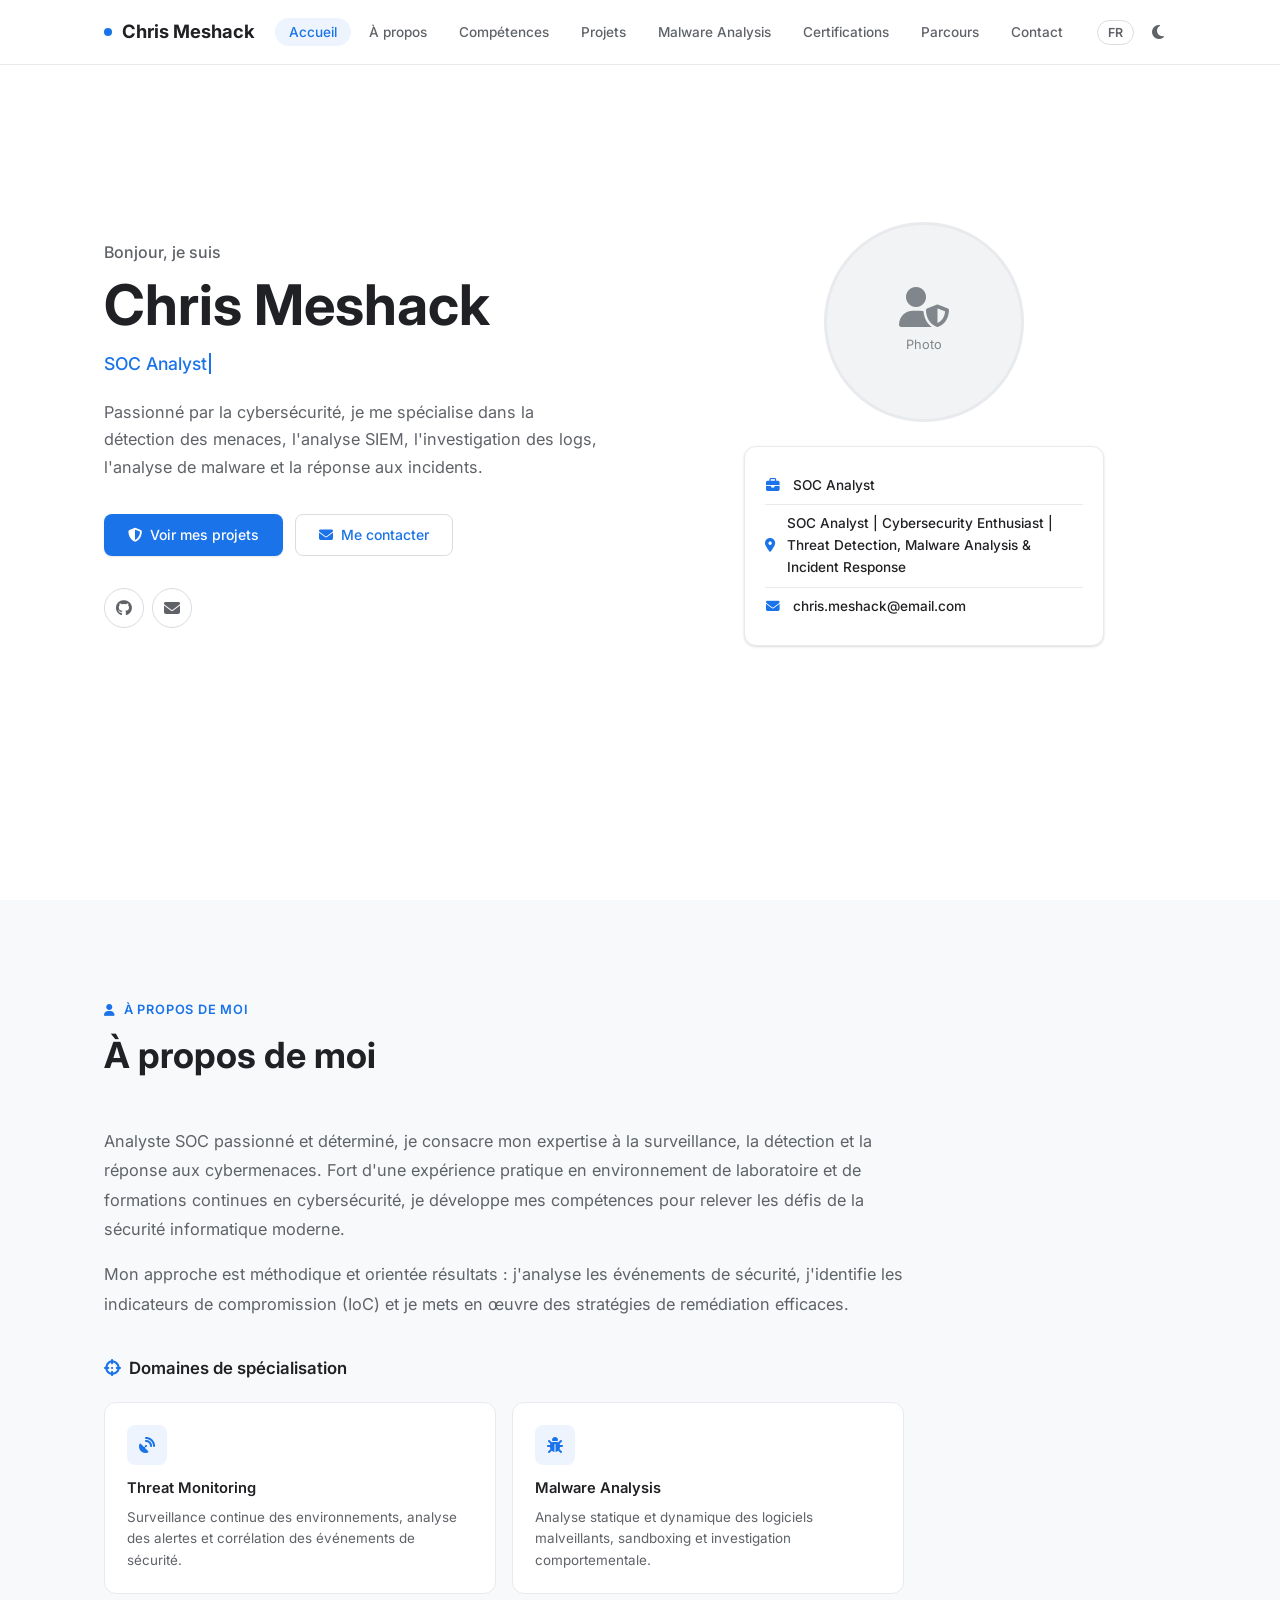
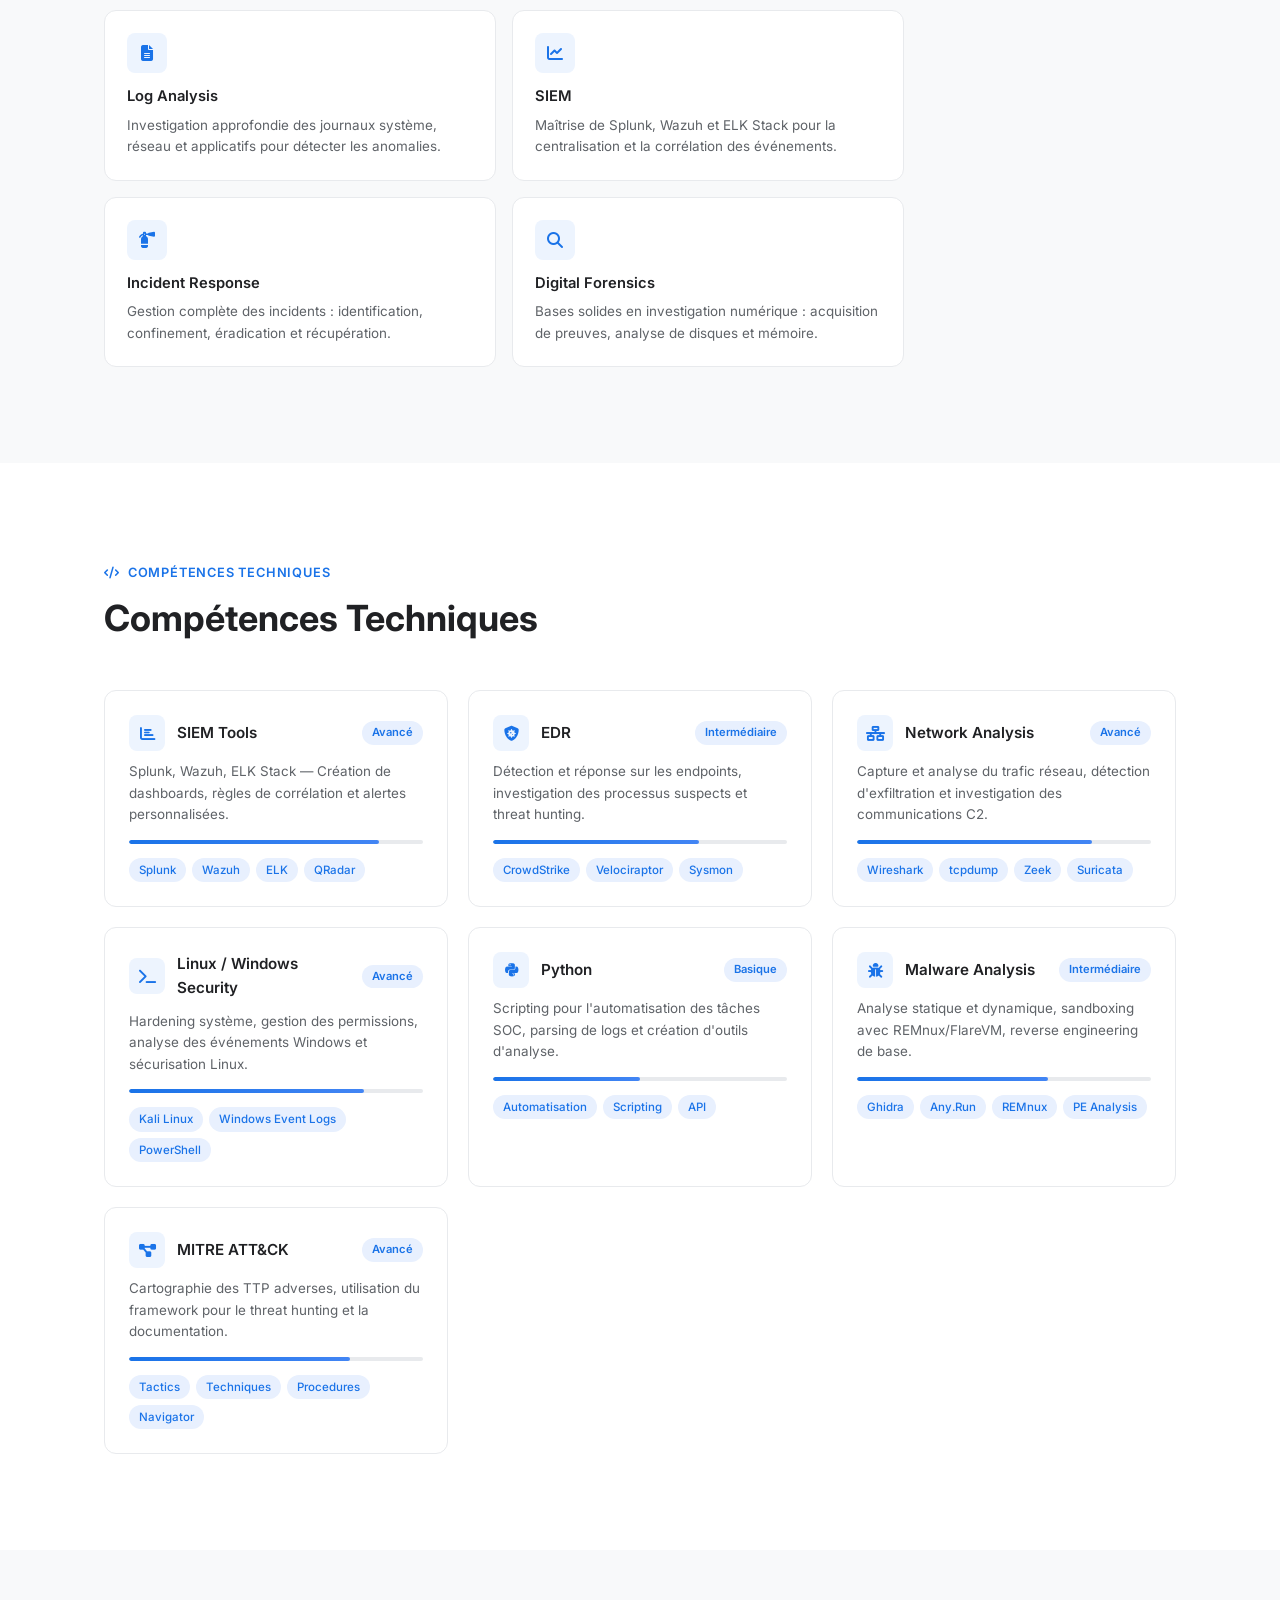
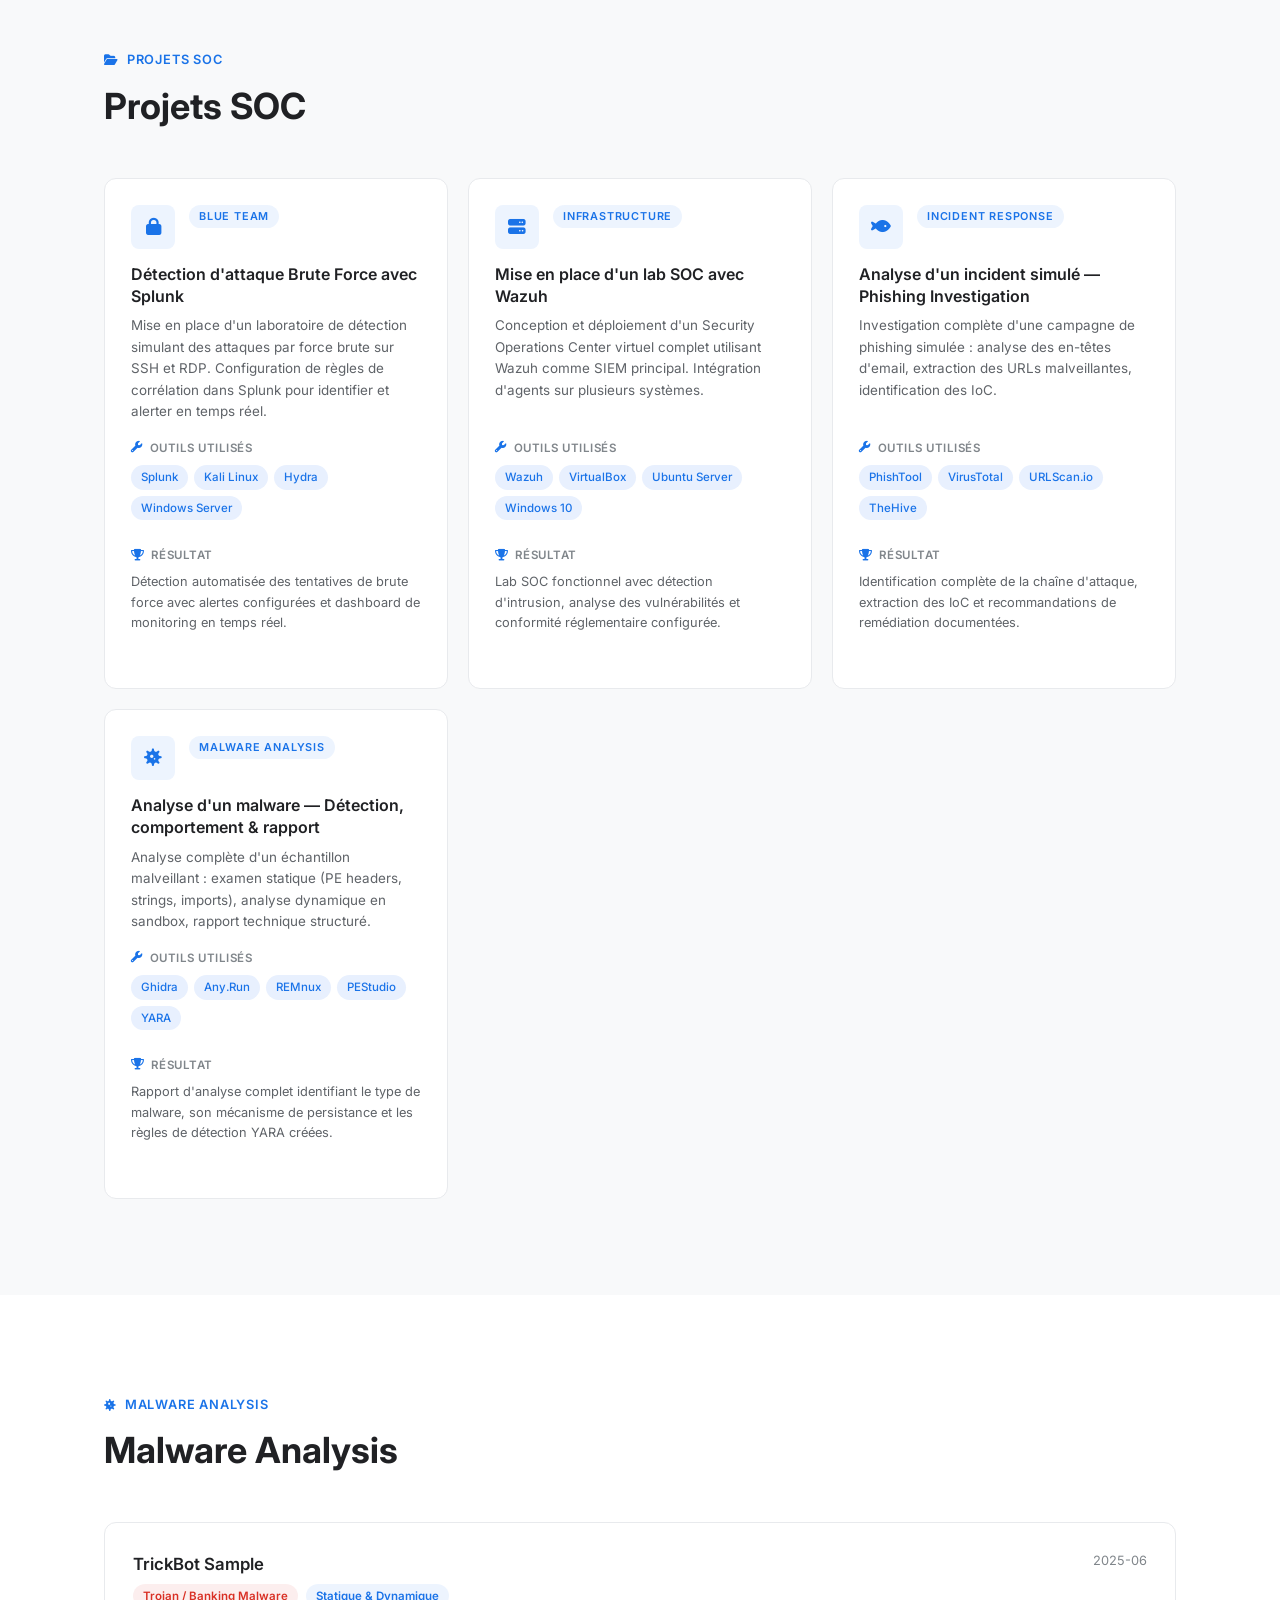
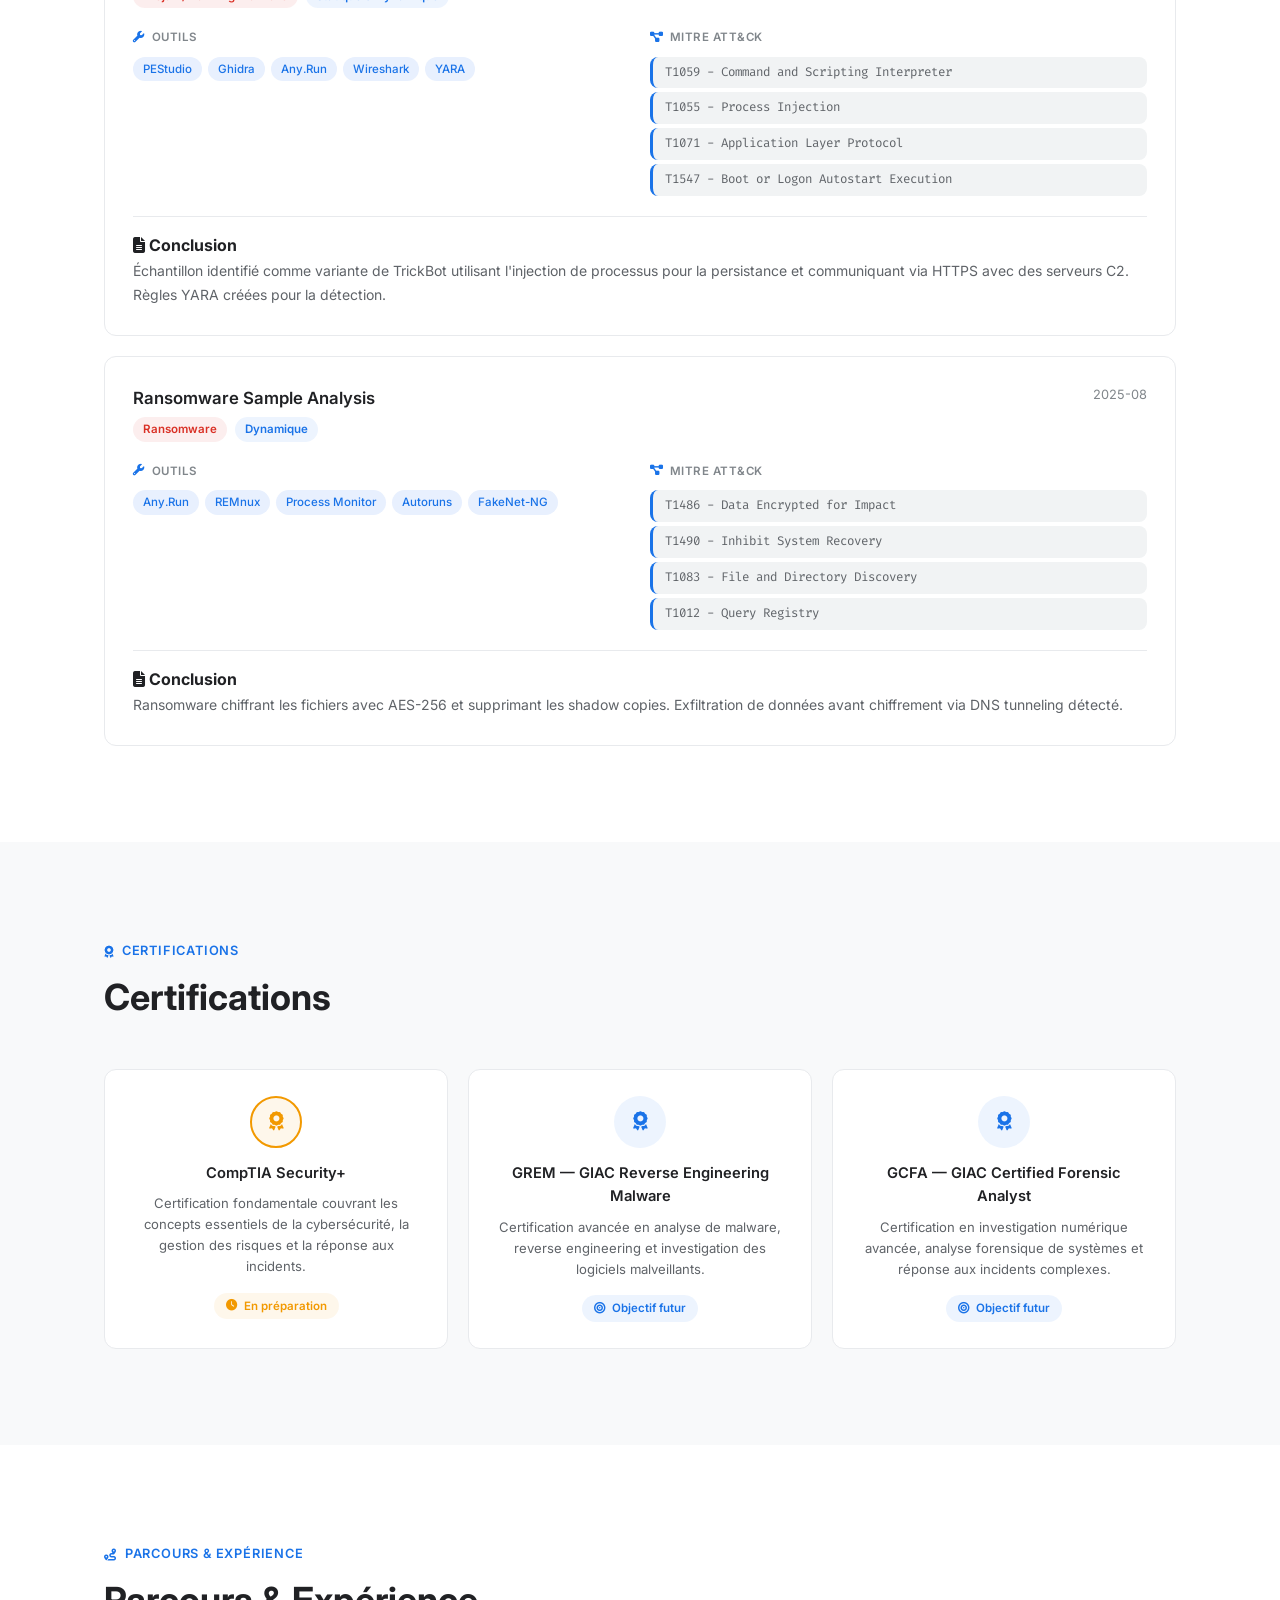
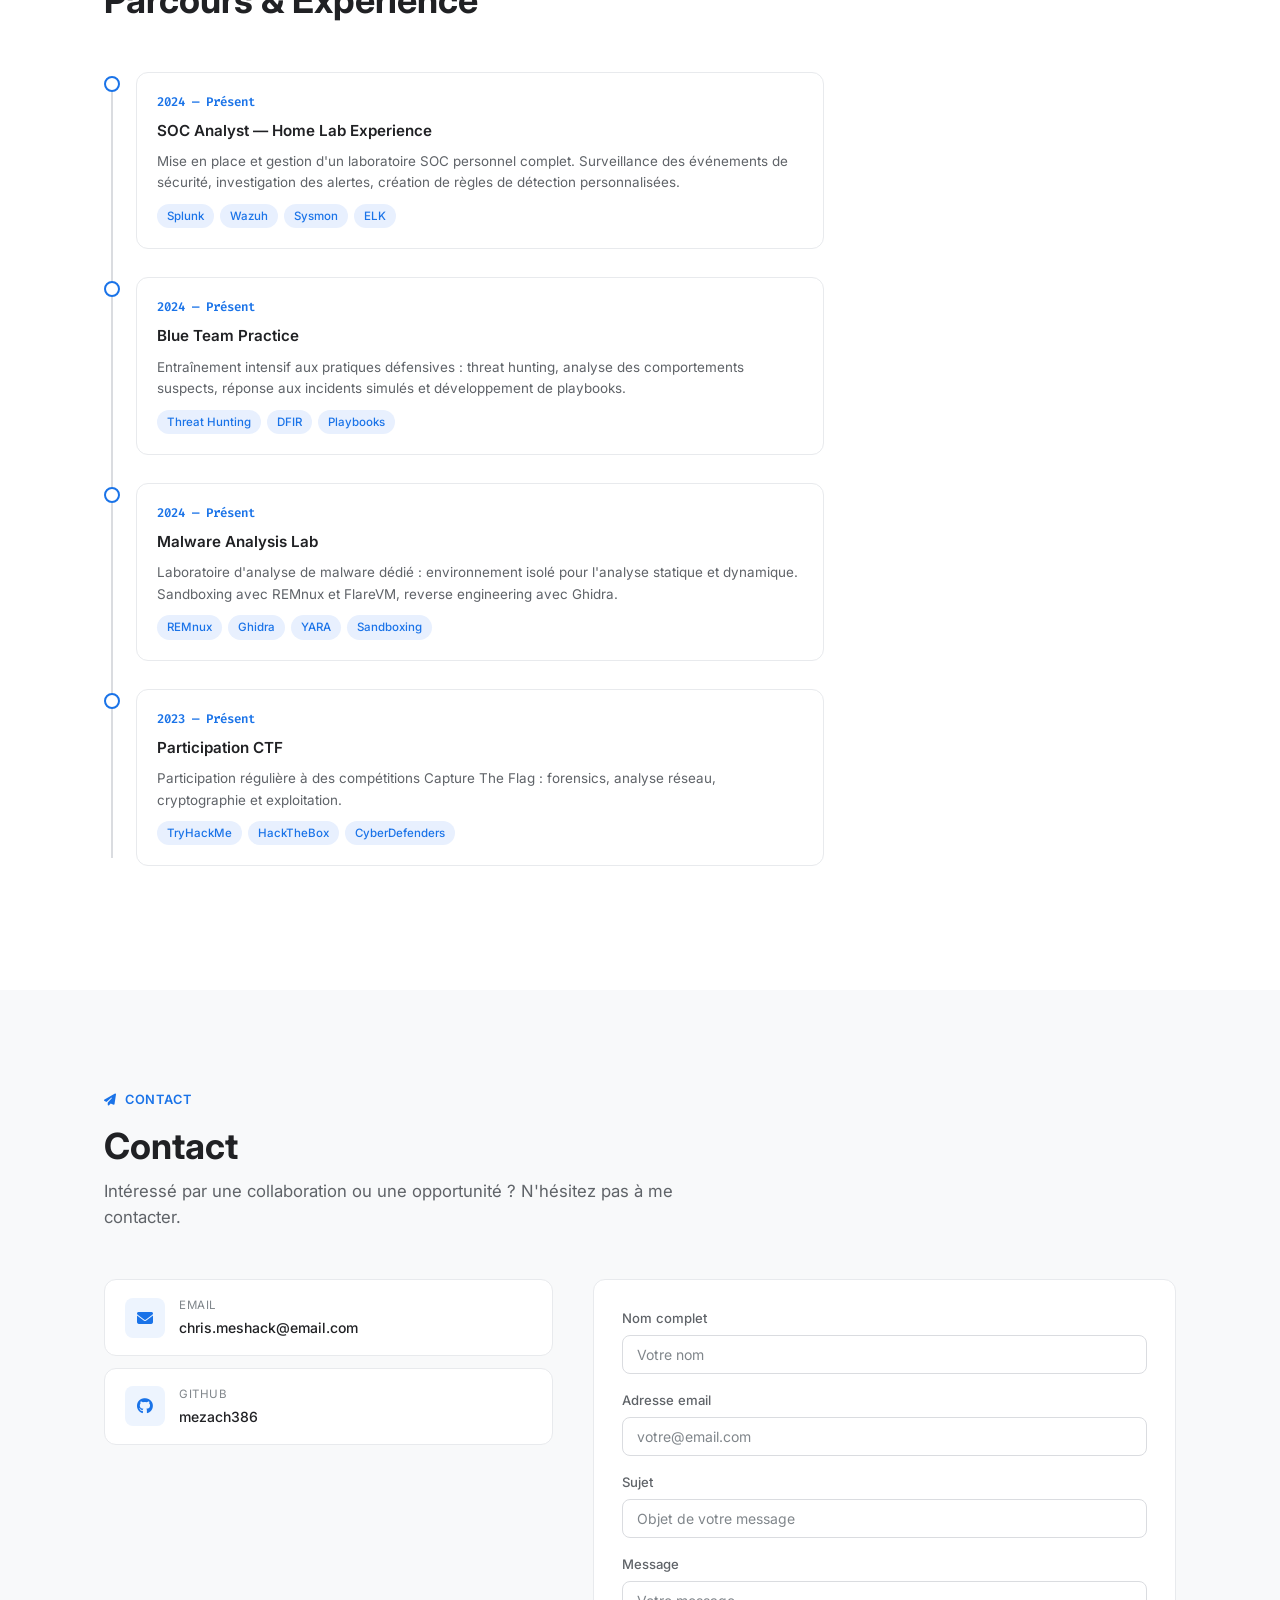
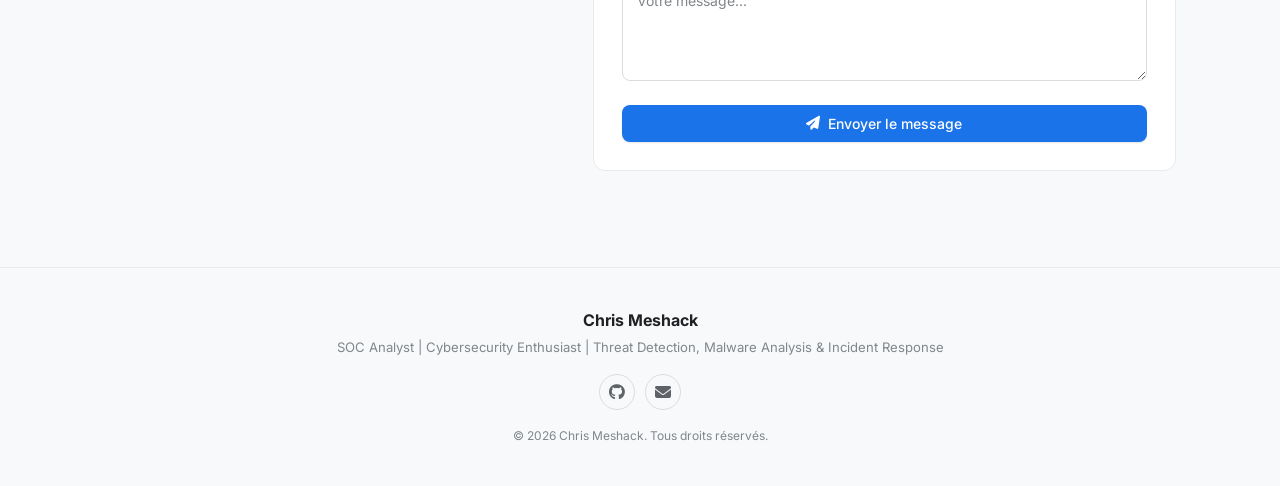
<file: index.html>
<!DOCTYPE html>
<html lang="fr" data-theme="light">
<head>
    <meta charset="UTF-8">
    <meta name="viewport" content="width=device-width, initial-scale=1.0, viewport-fit=cover">
    <meta name="description" content="Chris Meshack — SOC Analyst spécialisé en détection des menaces, analyse de malware et réponse aux incidents. Portfolio professionnel cybersécurité.">
    <meta name="keywords" content="SOC Analyst, Cybersécurité, Malware Analysis, Incident Response, Threat Detection, SIEM, Blue Team">
    <meta name="author" content="Chris Meshack">
    <meta name="robots" content="index, follow">
    <meta property="og:title" content="Chris Meshack — SOC Analyst Portfolio">
    <meta property="og:description" content="Portfolio professionnel — Détection des menaces, Analyse de Malware & Réponse aux incidents.">
    <meta property="og:type" content="website">
    <title>Chris Meshack — SOC Analyst | Cybersecurity Portfolio</title>

    <!-- Fonts -->
    <link rel="preconnect" href="https://fonts.googleapis.com">
    <link href="https://fonts.googleapis.com/css2?family=Inter:wght@300;400;500;600;700;800&family=Fira+Code:wght@400;500&display=swap" rel="stylesheet">
    <!-- Icons -->
    <link rel="stylesheet" href="https://cdnjs.cloudflare.com/ajax/libs/font-awesome/6.5.1/css/all.min.css">
    <!-- Styles -->
    <link rel="stylesheet" href="assets/css/style.css">
</head>
<body>

    <!-- ====== NAVIGATION ====== -->
    <nav id="navbar" class="navbar">
        <div class="nav-container">
            <a href="#hero" class="nav-logo">
                <span class="nav-logo-dot"></span> Chris Meshack
            </a>
            <ul class="nav-center" id="navMenu">
                <!-- Rendered by JS -->
            </ul>
            <div class="nav-controls">
                <button class="lang-toggle" id="langToggle" title="FR / EN">FR</button>
                <button class="nav-btn" id="themeToggle" title="Theme"><i class="fas fa-moon"></i></button>
                <button class="nav-toggle" id="navToggle" aria-label="Menu">
                    <span class="hamburger"></span>
                </button>
            </div>
        </div>
    </nav>

    <!-- ====== MAIN CONTENT (rendered dynamically) ====== -->
    <main id="portfolioContent"></main>

    <!-- ====== FOOTER ====== -->
    <footer class="footer" id="footer"></footer>

    <!-- Scripts -->
    <script src="assets/js/data.js"></script>
    <script src="assets/js/main.js"></script>
</body>
</html>
</file>
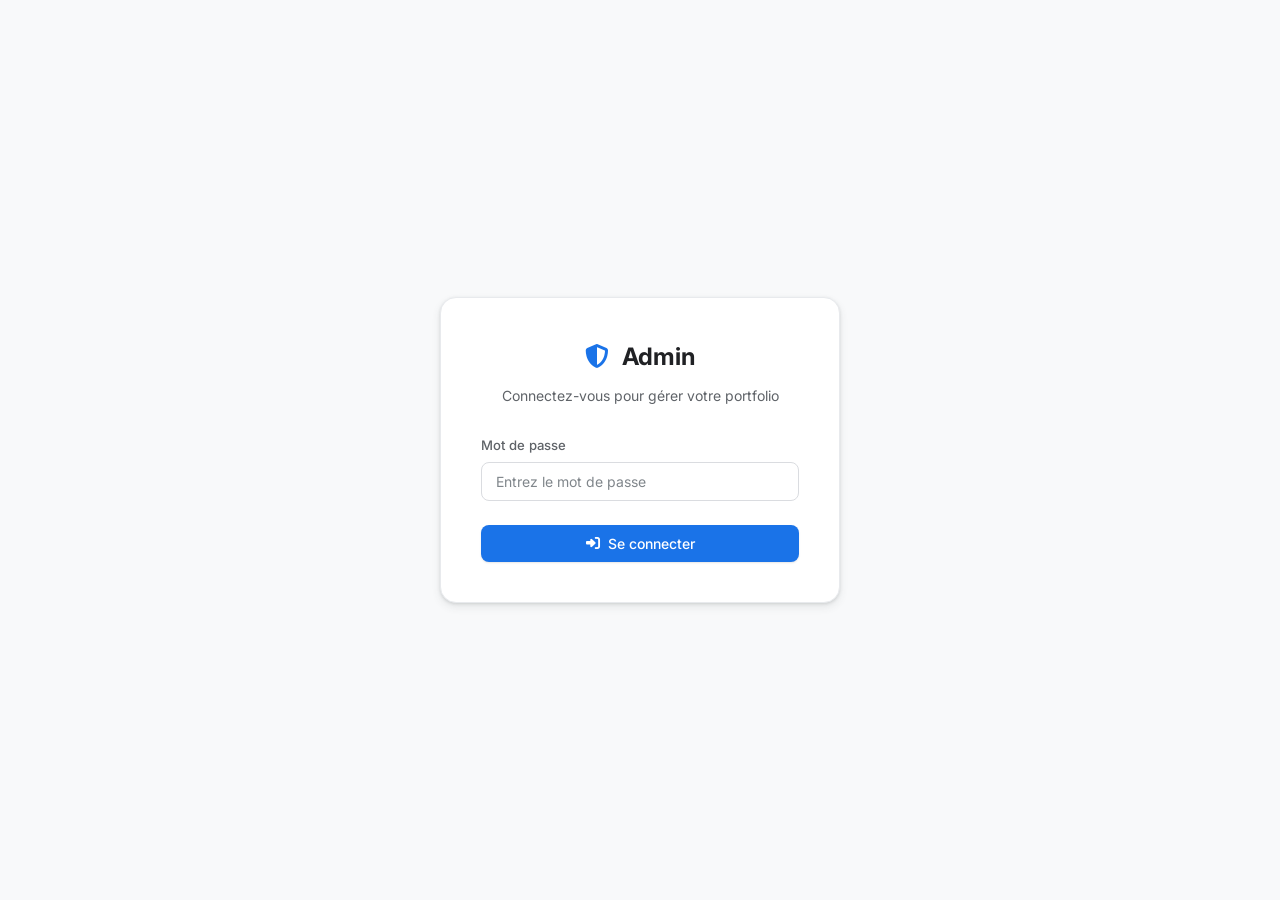
<file: admin.html>
<!DOCTYPE html>
<html lang="fr" data-theme="light">
<head>
    <meta charset="UTF-8">
    <meta name="viewport" content="width=device-width, initial-scale=1.0, viewport-fit=cover">
    <meta name="robots" content="noindex, nofollow">
    <title>Admin — Chris Meshack Portfolio</title>
    <link rel="preconnect" href="https://fonts.googleapis.com">
    <link href="https://fonts.googleapis.com/css2?family=Inter:wght@300;400;500;600;700&family=Fira+Code:wght@400;500&display=swap" rel="stylesheet">
    <link rel="stylesheet" href="https://cdnjs.cloudflare.com/ajax/libs/font-awesome/6.5.1/css/all.min.css">
    <link rel="stylesheet" href="assets/css/style.css">
</head>
<body class="admin-body">

    <!-- ====== LOGIN VIEW ====== -->
    <div id="loginView" class="login-page">
        <div class="login-card">
            <h1><i class="fas fa-shield-halved" style="color:var(--accent);margin-right:8px"></i> Admin</h1>
            <p class="login-subtitle">Connectez-vous pour gérer votre portfolio</p>
            <p class="login-error" id="loginError">Mot de passe incorrect</p>
            <form id="loginForm">
                <div class="form-group">
                    <label for="loginPassword">Mot de passe</label>
                    <input type="password" id="loginPassword" placeholder="Entrez le mot de passe" required>
                </div>
                <button type="submit" class="btn btn-primary btn-full" style="margin-top:8px">
                    <i class="fas fa-sign-in-alt"></i> Se connecter
                </button>
            </form>
        </div>
    </div>

    <!-- ====== ADMIN VIEW ====== -->
    <div id="adminView" style="display:none">

        <!-- Admin Navbar -->
        <nav class="navbar">
            <div class="nav-container">
                <a href="index.html" class="nav-logo"><span class="nav-logo-dot"></span> Portfolio Admin</a>
                <div class="nav-controls">
                    <button class="nav-btn" id="adminThemeToggle" title="Theme"><i class="fas fa-moon"></i></button>
                    <a href="index.html" class="btn btn-text btn-sm" target="_blank"><i class="fas fa-external-link-alt"></i> Voir le site</a>
                    <button class="btn btn-outline btn-sm" id="logoutBtn"><i class="fas fa-sign-out-alt"></i> Déconnexion</button>
                    <button class="nav-toggle" id="adminSidebarToggle" aria-label="Menu"><span class="hamburger"></span></button>
                </div>
            </div>
        </nav>

        <!-- Admin Layout -->
        <div class="admin-layout">
            <!-- Sidebar Overlay -->
            <div class="sidebar-overlay" id="sidebarOverlay"></div>
            <!-- Sidebar -->
            <aside class="admin-sidebar" id="adminSidebar">
                <div class="sidebar-label">Gestion</div>
                <button class="sidebar-link active" data-panel="profile"><i class="fas fa-user"></i> Profil</button>
                <button class="sidebar-link" data-panel="skills"><i class="fas fa-code"></i> Compétences</button>
                <button class="sidebar-link" data-panel="specializations"><i class="fas fa-crosshairs"></i> Spécialisations</button>
                <button class="sidebar-link" data-panel="projects"><i class="fas fa-folder-open"></i> Projets SOC</button>
                <button class="sidebar-link" data-panel="malware"><i class="fas fa-virus"></i> Malware Analysis</button>
                <button class="sidebar-link" data-panel="certifications"><i class="fas fa-award"></i> Certifications</button>
                <button class="sidebar-link" data-panel="experience"><i class="fas fa-route"></i> Parcours</button>
                <div class="sidebar-label" style="margin-top:16px">Configuration</div>
                <button class="sidebar-link" data-panel="sections"><i class="fas fa-toggle-on"></i> Sections</button>
                <button class="sidebar-link" data-panel="security"><i class="fas fa-lock"></i> Sécurité</button>
                <button class="sidebar-link" data-panel="data"><i class="fas fa-database"></i> Données</button>
            </aside>

            <!-- Main Content -->
            <main class="admin-main" id="adminMain">
                <!-- Panels rendered by admin.js -->
            </main>
        </div>
    </div>

    <script src="assets/js/data.js"></script>
    <script src="assets/js/admin.js"></script>
</body>
</html>
</file>
<file: assets/css/style.css>
/* =====================================================================
   STYLE.CSS — Google-Inspired Design System
   Chris Meshack — SOC Analyst Portfolio
   Light/Dark Theme | Responsive | Minimal
   ===================================================================== */

/* ── Theme Variables ─────────────────────────────────────────────────── */
:root,
[data-theme="light"] {
    --bg-primary: #ffffff;
    --bg-secondary: #f8f9fa;
    --bg-tertiary: #f1f3f4;
    --bg-card: #ffffff;
    --bg-card-hover: #f8f9fa;
    --bg-nav: rgba(255, 255, 255, 0.92);
    --bg-code: #f1f3f4;
    --bg-input: #ffffff;

    --text-primary: #202124;
    --text-secondary: #5f6368;
    --text-muted: #80868b;
    --text-inverse: #ffffff;

    --accent: #1a73e8;
    --accent-hover: #1557b0;
    --accent-light: rgba(26, 115, 232, 0.08);
    --accent-lighter: rgba(26, 115, 232, 0.04);

    --success: #1e8e3e;
    --success-bg: rgba(30, 142, 62, 0.08);
    --warning: #f29900;
    --warning-bg: rgba(242, 153, 0, 0.08);
    --error: #d93025;
    --error-bg: rgba(217, 48, 37, 0.08);

    --border: #dadce0;
    --border-light: #e8eaed;
    --shadow-sm: 0 1px 2px rgba(60, 64, 67, 0.1), 0 1px 3px rgba(60, 64, 67, 0.08);
    --shadow-md: 0 1px 3px rgba(60, 64, 67, 0.15), 0 4px 8px rgba(60, 64, 67, 0.1);
    --shadow-lg: 0 2px 6px rgba(60, 64, 67, 0.15), 0 8px 24px rgba(60, 64, 67, 0.12);
    --shadow-hover: 0 1px 3px rgba(60, 64, 67, 0.2), 0 8px 20px rgba(60, 64, 67, 0.15);

    --progress-bg: #e8eaed;
    --progress-fill: linear-gradient(90deg, #1a73e8, #4285f4);

    --tag-bg: #e8f0fe;
    --tag-text: #1a73e8;
    --tag-border: transparent;
}

[data-theme="dark"] {
    --bg-primary: #1e1e1e;
    --bg-secondary: #252525;
    --bg-tertiary: #2d2d2d;
    --bg-card: #2d2d2d;
    --bg-card-hover: #333333;
    --bg-nav: rgba(30, 30, 30, 0.95);
    --bg-code: #333333;
    --bg-input: #333333;

    --text-primary: #e8eaed;
    --text-secondary: #9aa0a6;
    --text-muted: #80868b;
    --text-inverse: #202124;

    --accent: #8ab4f8;
    --accent-hover: #aecbfa;
    --accent-light: rgba(138, 180, 248, 0.12);
    --accent-lighter: rgba(138, 180, 248, 0.06);

    --success: #81c995;
    --success-bg: rgba(129, 201, 149, 0.12);
    --warning: #fdd663;
    --warning-bg: rgba(253, 214, 99, 0.12);
    --error: #f28b82;
    --error-bg: rgba(242, 139, 130, 0.12);

    --border: #3c4043;
    --border-light: #3c4043;
    --shadow-sm: 0 1px 2px rgba(0, 0, 0, 0.3);
    --shadow-md: 0 2px 6px rgba(0, 0, 0, 0.3);
    --shadow-lg: 0 4px 12px rgba(0, 0, 0, 0.4);
    --shadow-hover: 0 4px 16px rgba(0, 0, 0, 0.5);

    --progress-bg: #3c4043;
    --progress-fill: linear-gradient(90deg, #8ab4f8, #aecbfa);

    --tag-bg: rgba(138, 180, 248, 0.12);
    --tag-text: #8ab4f8;
    --tag-border: transparent;
}

/* ── Typography & Global Tokens ──────────────────────────────────────── */
:root {
    --font-main: 'Inter', 'Google Sans', -apple-system, BlinkMacSystemFont, 'Segoe UI', Roboto, sans-serif;
    --font-mono: 'Fira Code', 'Roboto Mono', 'Consolas', monospace;
    --radius-sm: 8px;
    --radius-md: 12px;
    --radius-lg: 16px;
    --radius-xl: 24px;
    --radius-full: 9999px;
    --max-width: 1120px;
    --transition: 0.2s ease;
    --section-gap: 96px;
}

/* ── Reset ───────────────────────────────────────────────────────────── */
*, *::before, *::after { margin: 0; padding: 0; box-sizing: border-box; }
html { scroll-behavior: smooth; scroll-padding-top: 80px; font-size: 16px; }
body {
    font-family: var(--font-main);
    background: var(--bg-primary);
    color: var(--text-primary);
    line-height: 1.6;
    overflow-x: hidden;
    -webkit-font-smoothing: antialiased;
    transition: background 0.3s, color 0.3s;
}
a { color: var(--accent); text-decoration: none; transition: color var(--transition); }
a:hover { color: var(--accent-hover); }
ul { list-style: none; }
img { max-width: 100%; height: auto; }
.container { max-width: var(--max-width); margin: 0 auto; padding: 0 24px; }

/* ── Section Base ────────────────────────────────────────────────────── */
.section { padding: var(--section-gap) 0; position: relative; }
.section-alt { background: var(--bg-secondary); }
.section-header { margin-bottom: 48px; }
.section-label {
    display: inline-flex; align-items: center; gap: 8px;
    font-size: 0.8rem; font-weight: 600; letter-spacing: 0.8px;
    text-transform: uppercase; color: var(--accent); margin-bottom: 12px;
}
.section-label i { font-size: 0.75rem; }
.section-title {
    font-size: clamp(1.75rem, 3.5vw, 2.25rem);
    font-weight: 700; color: var(--text-primary); line-height: 1.3;
}
.section-subtitle {
    font-size: 1.05rem; color: var(--text-secondary);
    max-width: 600px; margin-top: 8px; line-height: 1.6;
}

/* ── Navigation ──────────────────────────────────────────────────────── */
.navbar {
    position: fixed; top: 0; left: 0; width: 100%; z-index: 1000;
    background: var(--bg-nav); backdrop-filter: blur(12px);
    border-bottom: 1px solid var(--border-light);
    transition: background 0.3s, box-shadow 0.3s;
}
.navbar.scrolled { box-shadow: var(--shadow-sm); }
.nav-container {
    max-width: var(--max-width); margin: 0 auto; padding: 0 24px;
    display: flex; align-items: center; justify-content: space-between; height: 64px;
}
.nav-logo {
    font-size: 1.15rem; font-weight: 700; color: var(--text-primary);
    display: flex; align-items: center; gap: 10px;
}
.nav-logo:hover { color: var(--text-primary); }
.nav-logo-dot { width: 8px; height: 8px; border-radius: 50%; background: var(--accent); }
.nav-center { display: flex; align-items: center; gap: 4px; }
.nav-link {
    font-size: 0.85rem; font-weight: 500; color: var(--text-secondary);
    padding: 6px 14px; border-radius: var(--radius-full); transition: all var(--transition);
}
.nav-link:hover { color: var(--text-primary); background: var(--accent-lighter); }
.nav-link.active { color: var(--accent); background: var(--accent-light); }
.nav-controls { display: flex; align-items: center; gap: 6px; }
.nav-btn {
    display: flex; align-items: center; justify-content: center;
    width: 36px; height: 36px; border-radius: 50%; border: none; cursor: pointer;
    background: transparent; color: var(--text-secondary); font-size: 1rem;
    transition: all var(--transition);
}
.nav-btn:hover { background: var(--accent-light); color: var(--accent); }
.lang-toggle {
    font-size: 0.78rem; font-weight: 600; padding: 4px 10px;
    border-radius: var(--radius-full); border: 1px solid var(--border);
    background: transparent; color: var(--text-secondary); cursor: pointer;
    transition: all var(--transition); font-family: var(--font-main);
}
.lang-toggle:hover { border-color: var(--accent); color: var(--accent); }
.nav-toggle {
    display: none; background: none; border: none; cursor: pointer;
    padding: 8px; position: relative; z-index: 1001;
}
.hamburger {
    display: block; width: 20px; height: 2px; background: var(--text-primary);
    position: relative; transition: var(--transition);
}
.hamburger::before, .hamburger::after {
    content: ''; position: absolute; width: 20px; height: 2px;
    background: var(--text-primary); transition: var(--transition);
}
.hamburger::before { top: -6px; }
.hamburger::after { top: 6px; }
.nav-toggle.active .hamburger { background: transparent; }
.nav-toggle.active .hamburger::before { top: 0; transform: rotate(45deg); }
.nav-toggle.active .hamburger::after { top: 0; transform: rotate(-45deg); }

/* ── Buttons ─────────────────────────────────────────────────────────── */
.btn {
    display: inline-flex; align-items: center; gap: 8px;
    padding: 10px 24px; border-radius: var(--radius-sm); font-size: 0.875rem;
    font-weight: 500; cursor: pointer; transition: all var(--transition);
    border: none; font-family: var(--font-main); text-decoration: none;
}
.btn-primary {
    background: var(--accent); color: #fff;
    box-shadow: 0 1px 2px rgba(0, 0, 0, 0.1);
}
.btn-primary:hover { background: var(--accent-hover); color: #fff; box-shadow: var(--shadow-sm); }
.btn-outline {
    background: transparent; color: var(--accent);
    border: 1px solid var(--border); padding: 9px 23px;
}
.btn-outline:hover { background: var(--accent-light); border-color: var(--accent); color: var(--accent); }
.btn-text { background: transparent; color: var(--accent); padding: 8px 12px; }
.btn-text:hover { background: var(--accent-light); }
.btn-sm { padding: 6px 16px; font-size: 0.8125rem; }
.btn-full { width: 100%; justify-content: center; }
.btn-danger { background: var(--error); color: #fff; }
.btn-danger:hover { opacity: 0.9; color: #fff; }

/* ── Hero ─────────────────────────────────────────────────────────────── */
.hero-section {
    min-height: 100vh; display: flex; align-items: center;
    padding-top: 64px; background: var(--bg-primary);
}
.hero-container { display: grid; grid-template-columns: 1fr 1fr; gap: 64px; align-items: center; }
.hero-greeting { font-size: 1rem; color: var(--text-secondary); margin-bottom: 8px; font-weight: 500; }
.hero-name {
    font-size: clamp(2.5rem, 5.5vw, 3.5rem); font-weight: 700;
    color: var(--text-primary); line-height: 1.15; margin-bottom: 12px;
}
.hero-typed-wrap { font-size: 1.1rem; color: var(--text-secondary); margin-bottom: 20px; min-height: 1.8rem; }
.hero-typed { color: var(--accent); font-weight: 500; }
.hero-cursor {
    display: inline-block; width: 2px; height: 1.2em; background: var(--accent);
    margin-left: 2px; vertical-align: text-bottom; animation: cursorBlink 1s step-end infinite;
}
@keyframes cursorBlink { 0%, 100% { opacity: 1; } 50% { opacity: 0; } }
.hero-desc {
    font-size: 1.02rem; color: var(--text-secondary); max-width: 520px;
    line-height: 1.7; margin-bottom: 32px;
}
.hero-buttons { display: flex; gap: 12px; flex-wrap: wrap; margin-bottom: 32px; }
.hero-social { display: flex; gap: 8px; }
.hero-social a {
    width: 40px; height: 40px; display: flex; align-items: center; justify-content: center;
    border: 1px solid var(--border); border-radius: 50%;
    color: var(--text-secondary); font-size: 1rem; transition: all var(--transition);
}
.hero-social a:hover { color: var(--accent); border-color: var(--accent); background: var(--accent-light); }
.hero-visual { display: flex; flex-direction: column; align-items: center; gap: 24px; }
.hero-photo {
    width: 200px; height: 200px; border-radius: 50%;
    background: var(--bg-tertiary); border: 3px solid var(--border-light);
    display: flex; flex-direction: column; align-items: center;
    justify-content: center; gap: 8px; overflow: hidden;
}
.hero-photo img { width: 100%; height: 100%; object-fit: cover; }
.hero-photo-placeholder { color: var(--text-muted); text-align: center; }
.hero-photo-placeholder i { font-size: 2.5rem; display: block; margin-bottom: 4px; }
.hero-photo-placeholder span { font-size: 0.8rem; }
.hero-info-card {
    width: 100%; max-width: 360px; background: var(--bg-card);
    border: 1px solid var(--border-light); border-radius: var(--radius-md);
    padding: 20px; box-shadow: var(--shadow-sm);
}
.info-card-row {
    display: flex; align-items: center; gap: 12px; padding: 8px 0;
    font-size: 0.85rem; color: var(--text-secondary);
}
.info-card-row:not(:last-child) { border-bottom: 1px solid var(--border-light); }
.info-card-row i { color: var(--accent); width: 16px; text-align: center; font-size: 0.85rem; }
.info-card-row span { color: var(--text-primary); font-weight: 500; }

/* ── About ───────────────────────────────────────────────────────────── */
.about-content { max-width: 800px; }
.about-text { color: var(--text-secondary); font-size: 1.02rem; line-height: 1.8; margin-bottom: 16px; }
.spec-title {
    font-size: 1.05rem; font-weight: 600; color: var(--text-primary);
    margin: 36px 0 20px; display: flex; align-items: center; gap: 8px;
}
.spec-title i { color: var(--accent); }
.spec-grid { display: grid; grid-template-columns: repeat(auto-fill, minmax(min(100%, 260px), 1fr)); gap: 16px; }
.spec-card {
    padding: 22px; background: var(--bg-card); border: 1px solid var(--border-light);
    border-radius: var(--radius-md); transition: all var(--transition);
}
.spec-card:hover { box-shadow: var(--shadow-md); transform: translateY(-2px); }
.spec-icon {
    width: 40px; height: 40px; display: flex; align-items: center; justify-content: center;
    background: var(--accent-light); border-radius: var(--radius-sm);
    color: var(--accent); font-size: 1rem; margin-bottom: 12px;
}
.spec-card h4 { font-size: 0.92rem; font-weight: 600; color: var(--text-primary); margin-bottom: 6px; }
.spec-card p { font-size: 0.84rem; color: var(--text-secondary); line-height: 1.6; }

/* ── Skills ──────────────────────────────────────────────────────────── */
.skills-grid { display: grid; grid-template-columns: repeat(auto-fill, minmax(min(100%, 320px), 1fr)); gap: 20px; }
.skill-card {
    padding: 24px; background: var(--bg-card); border: 1px solid var(--border-light);
    border-radius: var(--radius-md); transition: all var(--transition);
}
.skill-card:hover { box-shadow: var(--shadow-md); transform: translateY(-2px); }
.skill-header { display: flex; align-items: center; gap: 12px; margin-bottom: 10px; }
.skill-icon {
    width: 36px; height: 36px; display: flex; align-items: center; justify-content: center;
    background: var(--accent-light); border-radius: var(--radius-sm);
    color: var(--accent); font-size: 0.95rem;
}
.skill-name { font-size: 0.95rem; font-weight: 600; flex: 1; }
.skill-level {
    font-size: 0.7rem; font-weight: 600; padding: 3px 10px;
    border-radius: var(--radius-full); background: var(--tag-bg); color: var(--tag-text);
}
.skill-desc { font-size: 0.84rem; color: var(--text-secondary); line-height: 1.6; margin-bottom: 14px; }
.skill-bar { height: 4px; background: var(--progress-bg); border-radius: 2px; margin-bottom: 14px; overflow: hidden; }
.skill-progress {
    height: 100%; border-radius: 2px; background: var(--progress-fill);
    width: 0%; transition: width 1.2s cubic-bezier(0.22, 1, 0.36, 1);
}
.skill-tags { display: flex; flex-wrap: wrap; gap: 6px; }
.tag {
    font-size: 0.72rem; font-weight: 500; padding: 3px 10px;
    background: var(--tag-bg); color: var(--tag-text); border-radius: var(--radius-full);
}

/* ── Projects ────────────────────────────────────────────────────────── */
.projects-grid { display: grid; grid-template-columns: repeat(auto-fill, minmax(min(100%, 320px), 1fr)); gap: 20px; }
.project-card {
    background: var(--bg-card); border: 1px solid var(--border-light);
    border-radius: var(--radius-md); padding: 26px;
    transition: all var(--transition); display: flex; flex-direction: column;
}
.project-card:hover { box-shadow: var(--shadow-md); transform: translateY(-2px); }
.project-top { display: flex; align-items: flex-start; gap: 14px; margin-bottom: 14px; }
.project-icon {
    width: 44px; height: 44px; display: flex; align-items: center; justify-content: center;
    background: var(--accent-light); border-radius: var(--radius-sm);
    color: var(--accent); font-size: 1.1rem; flex-shrink: 0;
}
.project-tag {
    font-size: 0.68rem; font-weight: 600; text-transform: uppercase;
    letter-spacing: 0.8px; color: var(--accent); background: var(--accent-light);
    padding: 3px 10px; border-radius: var(--radius-full);
}
.project-card h3 { font-size: 1rem; font-weight: 600; margin-bottom: 8px; color: var(--text-primary); line-height: 1.4; }
.project-desc { font-size: 0.84rem; color: var(--text-secondary); line-height: 1.6; margin-bottom: 16px; flex: 1; }
.project-meta { margin-bottom: 14px; }
.project-meta-label {
    font-size: 0.72rem; font-weight: 600; text-transform: uppercase;
    letter-spacing: 0.5px; color: var(--text-muted); margin-bottom: 8px;
    display: flex; align-items: center; gap: 6px;
}
.project-meta-label i { color: var(--accent); }
.project-tools { display: flex; flex-wrap: wrap; gap: 6px; margin-bottom: 12px; }
.project-result { font-size: 0.8rem; color: var(--text-secondary); line-height: 1.6; margin-bottom: 14px; }

/* ── Malware Analysis ────────────────────────────────────────────────── */
.malware-grid { display: grid; grid-template-columns: 1fr; gap: 20px; }
.malware-card {
    background: var(--bg-card); border: 1px solid var(--border-light);
    border-radius: var(--radius-md); padding: 28px; transition: all var(--transition);
}
.malware-card:hover { box-shadow: var(--shadow-md); }
.malware-header { display: flex; align-items: flex-start; justify-content: space-between; gap: 16px; margin-bottom: 20px; flex-wrap: wrap; }
.malware-title-group h3 { font-size: 1.05rem; font-weight: 600; color: var(--text-primary); margin-bottom: 6px; }
.malware-badges { display: flex; gap: 8px; flex-wrap: wrap; }
.malware-type {
    display: inline-block; font-size: 0.72rem; font-weight: 600;
    padding: 3px 10px; border-radius: var(--radius-full);
    background: var(--error-bg); color: var(--error);
}
.malware-method {
    display: inline-block; font-size: 0.72rem; font-weight: 600;
    padding: 3px 10px; border-radius: var(--radius-full);
    background: var(--accent-light); color: var(--accent);
}
.malware-date { font-size: 0.8rem; color: var(--text-muted); white-space: nowrap; }
.malware-body { display: grid; grid-template-columns: 1fr 1fr; gap: 20px; }
.malware-section h4 {
    font-size: 0.72rem; font-weight: 600; text-transform: uppercase;
    letter-spacing: 0.5px; color: var(--text-muted); margin-bottom: 10px;
    display: flex; align-items: center; gap: 6px;
}
.malware-section h4 i { color: var(--accent); }
.mitre-list { display: flex; flex-direction: column; gap: 4px; }
.mitre-tag {
    font-size: 0.78rem; padding: 6px 12px; background: var(--bg-tertiary);
    border-radius: var(--radius-sm); color: var(--text-secondary);
    border-left: 3px solid var(--accent); font-family: var(--font-mono);
}
.malware-conclusion { grid-column: 1 / -1; padding-top: 16px; border-top: 1px solid var(--border-light); }
.malware-conclusion p { font-size: 0.875rem; color: var(--text-secondary); line-height: 1.7; }
.malware-footer { margin-top: 16px; display: flex; justify-content: flex-end; }

/* ── Timeline ────────────────────────────────────────────────────────── */
.timeline { max-width: 720px; position: relative; padding-left: 32px; }
.timeline::before {
    content: ''; position: absolute; left: 7px; top: 8px; bottom: 8px;
    width: 2px; background: var(--border);
}
.timeline-item { position: relative; margin-bottom: 28px; }
.timeline-dot {
    position: absolute; left: -32px; top: 4px; width: 16px; height: 16px;
    border-radius: 50%; background: var(--bg-primary); border: 2px solid var(--accent); z-index: 1;
}
.timeline-item:hover .timeline-dot { background: var(--accent-light); box-shadow: 0 0 0 4px var(--accent-light); }
.timeline-content {
    background: var(--bg-card); border: 1px solid var(--border-light);
    border-radius: var(--radius-md); padding: 20px; transition: all var(--transition);
}
.timeline-item:hover .timeline-content { box-shadow: var(--shadow-sm); }
.timeline-date { font-size: 0.78rem; font-weight: 600; color: var(--accent); margin-bottom: 6px; font-family: var(--font-mono); }
.timeline-content h3 { font-size: 0.95rem; font-weight: 600; margin-bottom: 8px; color: var(--text-primary); }
.timeline-content p { font-size: 0.84rem; color: var(--text-secondary); line-height: 1.6; margin-bottom: 10px; }
.timeline-tags { display: flex; flex-wrap: wrap; gap: 6px; }

/* ── Certifications ──────────────────────────────────────────────────── */
.certs-grid { display: grid; grid-template-columns: repeat(auto-fill, minmax(min(100%, 260px), 1fr)); gap: 20px; }
.cert-card {
    background: var(--bg-card); border: 1px solid var(--border-light);
    border-radius: var(--radius-md); padding: 26px; text-align: center;
    transition: all var(--transition);
}
.cert-card:hover { box-shadow: var(--shadow-md); transform: translateY(-2px); }
.cert-badge {
    width: 52px; height: 52px; margin: 0 auto 14px;
    display: flex; align-items: center; justify-content: center;
    border-radius: 50%; font-size: 1.2rem;
}
.cert-badge.obtained { background: var(--success-bg); color: var(--success); border: 2px solid var(--success); }
.cert-badge.in_progress { background: var(--warning-bg); color: var(--warning); border: 2px solid var(--warning); }
.cert-badge.planned { background: var(--accent-light); color: var(--accent); border: 2px solid transparent; }
.cert-card h3 { font-size: 0.92rem; font-weight: 600; color: var(--text-primary); margin-bottom: 8px; }
.cert-card p { font-size: 0.82rem; color: var(--text-secondary); line-height: 1.6; margin-bottom: 14px; }
.cert-status {
    display: inline-flex; align-items: center; gap: 6px;
    font-size: 0.72rem; font-weight: 600; padding: 4px 12px;
    border-radius: var(--radius-full);
}
.cert-status.obtained { background: var(--success-bg); color: var(--success); }
.cert-status.in_progress { background: var(--warning-bg); color: var(--warning); }
.cert-status.planned { background: var(--accent-light); color: var(--accent); }

/* ── Contact ─────────────────────────────────────────────────────────── */
.contact-grid { display: grid; grid-template-columns: 1fr 1.3fr; gap: 40px; align-items: start; }
.contact-cards { display: flex; flex-direction: column; gap: 12px; }
.contact-card {
    display: flex; align-items: center; gap: 14px; padding: 16px 20px;
    background: var(--bg-card); border: 1px solid var(--border-light);
    border-radius: var(--radius-md); transition: all var(--transition);
}
.contact-card:hover { box-shadow: var(--shadow-sm); }
.contact-icon {
    width: 40px; height: 40px; display: flex; align-items: center; justify-content: center;
    background: var(--accent-light); border-radius: var(--radius-sm);
    color: var(--accent); font-size: 1rem; flex-shrink: 0;
}
.contact-label { font-size: 0.72rem; color: var(--text-muted); text-transform: uppercase; letter-spacing: 0.5px; margin-bottom: 2px; }
.contact-value { font-size: 0.875rem; color: var(--text-primary); font-weight: 500; }
.contact-value a { color: var(--text-primary); }
.contact-value a:hover { color: var(--accent); }
.contact-form {
    background: var(--bg-card); border: 1px solid var(--border-light);
    border-radius: var(--radius-md); padding: 28px;
}
.form-group { margin-bottom: 16px; }
.form-group label {
    display: block; font-size: 0.82rem; font-weight: 500;
    color: var(--text-secondary); margin-bottom: 6px;
}
.form-group input,
.form-group textarea,
.form-group select {
    width: 100%; padding: 10px 14px; background: var(--bg-input);
    border: 1px solid var(--border); border-radius: var(--radius-sm);
    color: var(--text-primary); font-size: 0.875rem; font-family: var(--font-main);
    transition: all var(--transition); outline: none;
}
.form-group input:focus,
.form-group textarea:focus,
.form-group select:focus { border-color: var(--accent); box-shadow: 0 0 0 2px var(--accent-light); }
.form-group input::placeholder,
.form-group textarea::placeholder { color: var(--text-muted); }
.form-group textarea { resize: vertical; min-height: 100px; }

/* ── Footer ──────────────────────────────────────────────────────────── */
.footer { background: var(--bg-secondary); border-top: 1px solid var(--border-light); padding: 40px 0; }
.footer-content { text-align: center; }
.footer-name { font-size: 1rem; font-weight: 700; color: var(--text-primary); margin-bottom: 4px; }
.footer-desc { font-size: 0.82rem; color: var(--text-muted); margin-bottom: 16px; }
.footer-social { display: flex; justify-content: center; gap: 10px; margin-bottom: 16px; }
.footer-social a {
    width: 36px; height: 36px; display: flex; align-items: center; justify-content: center;
    border: 1px solid var(--border); border-radius: 50%;
    color: var(--text-secondary); transition: all var(--transition);
}
.footer-social a:hover { color: var(--accent); border-color: var(--accent); }
.footer-copy { font-size: 0.75rem; color: var(--text-muted); }

/* ── Scroll Reveal ───────────────────────────────────────────────────── */
.reveal { opacity: 0; transform: translateY(24px); transition: opacity 0.6s ease, transform 0.6s ease; }
.reveal.visible { opacity: 1; transform: translateY(0); }

/* ── Notification ────────────────────────────────────────────────────── */
.notification {
    position: fixed; bottom: 24px; right: 24px; padding: 14px 20px;
    border-radius: var(--radius-sm); display: flex; align-items: center; gap: 10px;
    font-size: 0.85rem; font-weight: 500; z-index: 9999;
    transform: translateY(80px); opacity: 0; transition: all 0.3s ease;
}
.notification.show { transform: translateY(0); opacity: 1; }
.notification-success { background: var(--success-bg); color: var(--success); border: 1px solid var(--success); }
.notification-error { background: var(--error-bg); color: var(--error); border: 1px solid var(--error); }

/* ── Responsive: Tablet (≤1024px) ─────────────────────────────────────── */
@media (max-width: 1024px) {
    .hero-container { grid-template-columns: 1fr; text-align: center; gap: 40px; }
    .hero-desc { margin: 0 auto 32px; }
    .hero-buttons { justify-content: center; }
    .hero-social { justify-content: center; }
    .hero-visual { order: -1; }
    .contact-grid { grid-template-columns: 1fr; }
    .malware-body { grid-template-columns: 1fr; }
    .malware-header { flex-direction: column; }
}

/* ── Responsive: Mobile (≤768px) ─────────────────────────────────────── */
@media (max-width: 768px) {
    :root { --section-gap: 56px; }

    /* Nav mobile fullscreen overlay */
    .nav-center {
        display: none; position: fixed; top: 0; left: 0; width: 100%; height: 100dvh;
        background: var(--bg-primary); flex-direction: column;
        justify-content: center; align-items: center; gap: 8px; z-index: 999;
        padding: 24px;
    }
    .nav-center.active { display: flex; }
    .nav-link {
        font-size: 1.1rem; padding: 14px 32px; width: 100%; text-align: center;
        border-radius: var(--radius-sm);
    }
    .nav-toggle { display: block; }

    /* Hero mobile */
    .hero-section { min-height: auto; padding-top: 80px; padding-bottom: 40px; }
    .hero-photo { width: 140px; height: 140px; }
    .hero-name { font-size: 1.85rem; }
    .hero-typed-wrap { font-size: 0.95rem; }
    .hero-desc { font-size: 0.92rem; }
    .hero-info-card { max-width: 100%; }
    .hero-buttons .btn { padding: 12px 20px; font-size: 0.85rem; }

    /* Grids single column */
    .projects-grid, .skills-grid, .spec-grid, .certs-grid { grid-template-columns: 1fr; }

    /* Cards smaller padding */
    .skill-card, .project-card, .cert-card, .spec-card, .malware-card { padding: 20px; }

    /* Section header */
    .section-header { margin-bottom: 32px; }
    .section-title { font-size: 1.5rem; }

    /* Contact */
    .contact-form { padding: 20px; }

    /* Footer */
    .footer { padding: 32px 0; }
    .footer-social a { width: 40px; height: 40px; }
}

/* ── Responsive: Small phones (≤480px) ────────────────────────────────── */
@media (max-width: 480px) {
    :root { --section-gap: 48px; }

    .container { padding: 0 16px; }

    /* Hero stacked buttons */
    .hero-buttons { flex-direction: column; align-items: stretch; }
    .hero-buttons .btn { width: 100%; justify-content: center; }
    .hero-name { font-size: 1.6rem; }
    .hero-photo { width: 120px; height: 120px; }
    .hero-social a { width: 44px; height: 44px; font-size: 1.1rem; }

    /* Nav */
    .nav-logo { font-size: 1rem; }
    .nav-container { padding: 0 16px; }

    /* Timeline */
    .timeline { padding-left: 24px; }
    .timeline-dot { left: -24px; width: 14px; height: 14px; }
    .timeline-content { padding: 16px; }
    .timeline-content h3 { font-size: 0.88rem; }

    /* Tags scrollable if many */
    .skill-tags, .project-tools, .timeline-tags {
        flex-wrap: wrap; gap: 4px;
    }
    .tag { font-size: 0.68rem; padding: 3px 8px; }

    /* Malware card */
    .malware-card { padding: 16px; }
    .malware-header { gap: 10px; }
    .malware-title-group h3 { font-size: 0.95rem; }

    /* Contact cards */
    .contact-card { padding: 14px 16px; }
    .contact-icon { width: 36px; height: 36px; font-size: 0.9rem; }

    /* Cert cards */
    .cert-card { padding: 20px; }
    .cert-badge { width: 44px; height: 44px; font-size: 1rem; }
}

/* ── Touch-friendly: ensure ≥44px touch targets ─────────────────────── */
@media (hover: none) and (pointer: coarse) {
    .btn { min-height: 44px; padding: 12px 24px; }
    .btn-sm { min-height: 40px; padding: 10px 18px; }
    .nav-btn { width: 44px; height: 44px; }
    .nav-toggle { padding: 12px; }
    .lang-toggle { padding: 8px 14px; font-size: 0.82rem; min-height: 36px; }
    .hero-social a { width: 44px; height: 44px; }
    .footer-social a { width: 44px; height: 44px; }
    .form-group input,
    .form-group textarea,
    .form-group select {
        padding: 12px 14px; font-size: 16px; /* prevents iOS zoom */
    }
    .admin-btn-icon { width: 40px; height: 40px; font-size: 0.9rem; }
}

/* ── Safe area padding (notched phones) ──────────────────────────────── */
@supports (padding: env(safe-area-inset-bottom)) {
    .footer { padding-bottom: calc(40px + env(safe-area-inset-bottom)); }
    .navbar { padding-left: env(safe-area-inset-left); padding-right: env(safe-area-inset-right); }
    .notification { bottom: calc(24px + env(safe-area-inset-bottom)); }
}

/* ── Scrollbar ───────────────────────────────────────────────────────── */
::-webkit-scrollbar { width: 6px; }
::-webkit-scrollbar-track { background: var(--bg-primary); }
::-webkit-scrollbar-thumb { background: var(--border); border-radius: 3px; }
::-webkit-scrollbar-thumb:hover { background: var(--text-muted); }
::selection { background: var(--accent-light); color: var(--accent); }

/* ── Prevent horizontal overflow ─────────────────────────────────────── */
html, body { overflow-x: hidden; max-width: 100vw; }
.section, .container { overflow-wrap: break-word; word-break: break-word; }
img, video, iframe { max-width: 100%; }

/* ===================================================================
   ADMIN STYLES
   =================================================================== */
.admin-body { background: var(--bg-secondary); min-height: 100vh; }

/* Login */
.login-page {
    min-height: 100dvh; display: flex; align-items: center; justify-content: center;
    background: var(--bg-secondary); padding: 24px;
}
.login-card {
    background: var(--bg-card); border: 1px solid var(--border-light);
    border-radius: var(--radius-lg); padding: 40px; width: 100%; max-width: 400px;
    box-shadow: var(--shadow-md); text-align: center;
}
.login-card h1 { font-size: 1.5rem; font-weight: 700; margin-bottom: 8px; }
.login-card .login-subtitle { font-size: 0.875rem; color: var(--text-secondary); margin-bottom: 28px; }
.login-card .form-group { text-align: left; }
.login-error { color: var(--error); font-size: 0.82rem; margin-bottom: 12px; display: none; }
.login-lockout { color: var(--warning); font-size: 0.82rem; margin-bottom: 12px; display: none; }

/* Admin Layout */
.admin-layout { display: flex; min-height: 100vh; padding-top: 64px; position: relative; }

/* Sidebar overlay (mobile) */
.sidebar-overlay {
    display: none; position: fixed; inset: 0; z-index: 99;
    background: rgba(0, 0, 0, 0.5); backdrop-filter: blur(2px);
    transition: opacity 0.3s; opacity: 0;
}
.sidebar-overlay.active { display: block; opacity: 1; }

.admin-sidebar {
    width: 260px; background: var(--bg-card); border-right: 1px solid var(--border-light);
    padding: 24px 0; position: fixed; top: 64px; bottom: 0; overflow-y: auto;
    transition: transform 0.3s ease; z-index: 100;
    -webkit-overflow-scrolling: touch;
}
.admin-main { flex: 1; margin-left: 260px; padding: 32px; min-height: calc(100vh - 64px); }
.sidebar-label {
    font-size: 0.68rem; font-weight: 600; text-transform: uppercase;
    letter-spacing: 1px; color: var(--text-muted); padding: 8px 20px;
}
.sidebar-link {
    display: flex; align-items: center; gap: 10px; padding: 12px 20px;
    font-size: 0.85rem; color: var(--text-secondary); border-radius: 0;
    transition: all var(--transition); cursor: pointer;
    border: none; background: none; width: 100%; text-align: left;
    font-family: var(--font-main); min-height: 44px;
}
.sidebar-link:hover { background: var(--accent-light); color: var(--accent); }
.sidebar-link.active { background: var(--accent-light); color: var(--accent); font-weight: 600; border-right: 3px solid var(--accent); }
.sidebar-link i { width: 18px; text-align: center; }

/* Admin Panels */
.admin-panel { display: none; }
.admin-panel.active { display: block; }
.admin-panel-header {
    display: flex; align-items: center; justify-content: space-between;
    margin-bottom: 24px; flex-wrap: wrap; gap: 12px;
}
.admin-panel-header h2 { font-size: 1.4rem; font-weight: 700; }

/* Admin cards */
.admin-card {
    background: var(--bg-card); border: 1px solid var(--border-light);
    border-radius: var(--radius-md); padding: 24px; margin-bottom: 16px;
}
.admin-card-header {
    display: flex; align-items: center; justify-content: space-between;
    margin-bottom: 16px; gap: 12px;
}
.admin-card-header h3 { font-size: 1rem; font-weight: 600; word-break: break-word; }
.admin-card-actions { display: flex; gap: 8px; flex-shrink: 0; }
.admin-btn-icon {
    width: 36px; height: 36px; display: flex; align-items: center; justify-content: center;
    border-radius: var(--radius-sm); border: 1px solid var(--border);
    background: transparent; color: var(--text-secondary); cursor: pointer;
    font-size: 0.8rem; transition: all var(--transition);
}
.admin-btn-icon:hover { background: var(--accent-light); color: var(--accent); border-color: var(--accent); }
.admin-btn-icon.danger:hover { background: var(--error-bg); color: var(--error); border-color: var(--error); }

/* Admin form grid */
.admin-form-grid { display: grid; grid-template-columns: 1fr 1fr; gap: 14px; }
.admin-form-grid .full-width { grid-column: 1 / -1; }

/* Toggle switch */
.toggle-switch { position: relative; display: inline-block; width: 48px; height: 28px; flex-shrink: 0; }
.toggle-switch input { opacity: 0; width: 0; height: 0; }
.toggle-slider {
    position: absolute; cursor: pointer; inset: 0;
    background: var(--border); border-radius: 14px; transition: var(--transition);
}
.toggle-slider::before {
    content: ''; position: absolute; height: 22px; width: 22px;
    left: 3px; bottom: 3px; background: var(--bg-primary);
    border-radius: 50%; transition: var(--transition);
}
.toggle-switch input:checked + .toggle-slider { background: var(--accent); }
.toggle-switch input:checked + .toggle-slider::before { transform: translateX(20px); }
.section-toggle-row {
    display: flex; align-items: center; justify-content: space-between;
    padding: 14px 16px; background: var(--bg-card);
    border: 1px solid var(--border-light); border-radius: var(--radius-sm);
    margin-bottom: 8px; min-height: 52px;
}
.section-toggle-row span { font-size: 0.875rem; font-weight: 500; }

/* ── Admin Responsive: Tablet ─────────────────────────────────────────── */
@media (max-width: 1024px) {
    .admin-main { padding: 24px; }
    .admin-panel-header h2 { font-size: 1.25rem; }
}

/* ── Admin Responsive: Mobile ─────────────────────────────────────────── */
@media (max-width: 768px) {
    .admin-sidebar {
        transform: translateX(-100%); position: fixed;
        width: 280px; top: 64px; bottom: 0;
        box-shadow: var(--shadow-lg);
    }
    .admin-sidebar.open { transform: translateX(0); }
    .admin-main { margin-left: 0; padding: 16px; }
    .admin-form-grid { grid-template-columns: 1fr; }
    .admin-card { padding: 18px; }
    .admin-panel-header { flex-direction: column; align-items: flex-start; }
    .admin-panel-header h2 { font-size: 1.15rem; }
    .admin-panel-header .btn { width: 100%; justify-content: center; }

    /* Login responsive */
    .login-card { padding: 28px 20px; margin: 16px; }
    .login-card h1 { font-size: 1.3rem; }

    /* Admin nav responsive */
    .admin-layout .navbar .nav-container { padding: 0 12px; }
    .admin-layout .btn-sm { padding: 8px 12px; font-size: 0.75rem; }
}

/* ── Admin Responsive: Small phones ───────────────────────────────────── */
@media (max-width: 480px) {
    .admin-main { padding: 12px; }
    .admin-card { padding: 14px; }
    .section-toggle-row { padding: 12px; }
    .admin-card-header { flex-direction: column; align-items: flex-start; }
    .admin-card-actions { align-self: flex-end; }
}
</file>
